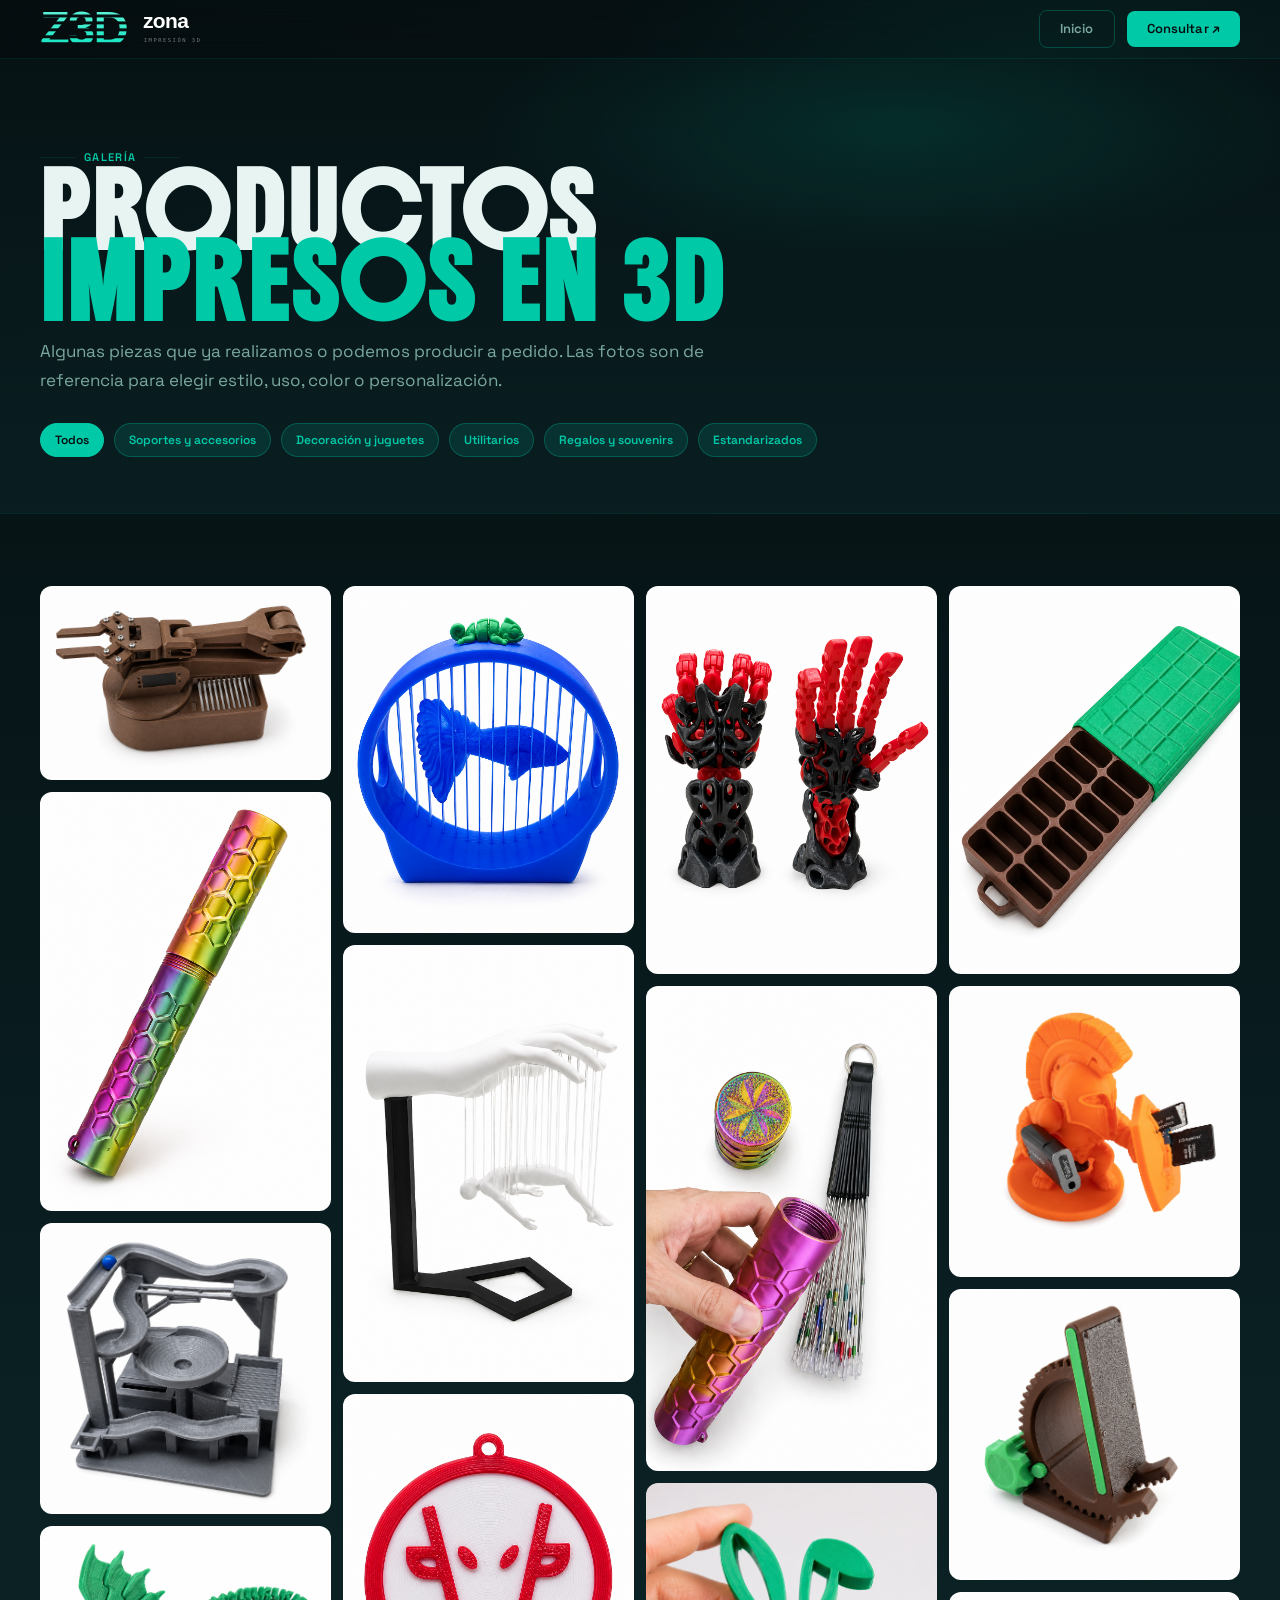
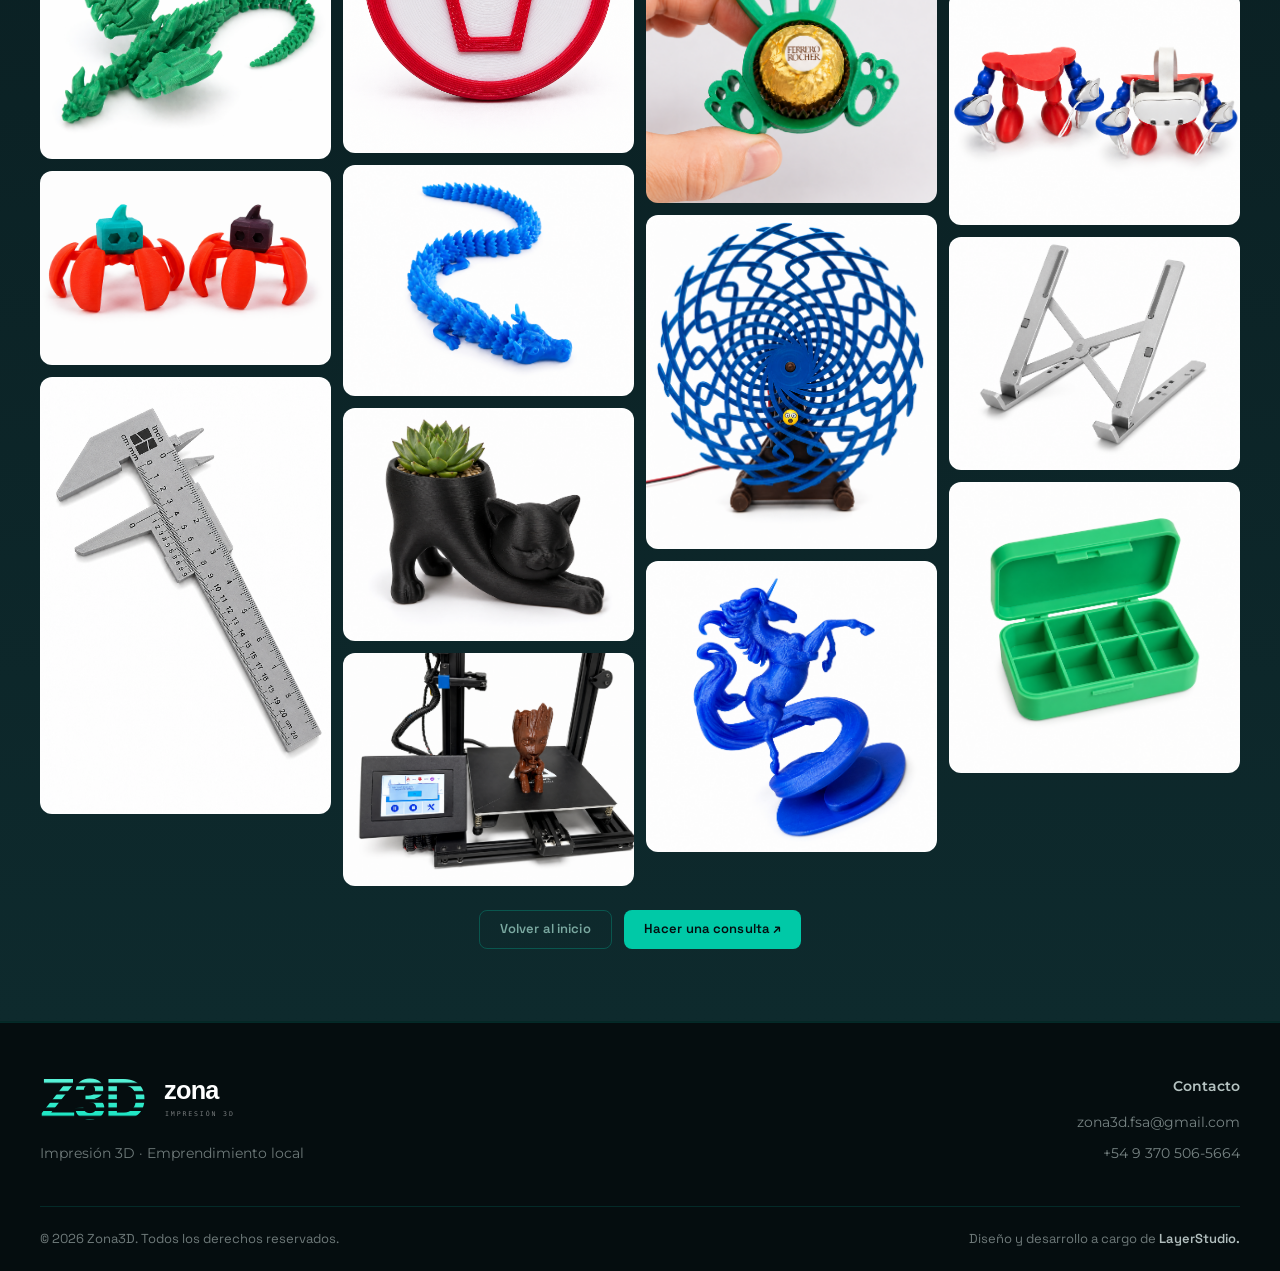
<file: catalogo.html>
<!DOCTYPE html>
<html lang="es">
<head>
  <meta charset="UTF-8" />
  <meta name="viewport" content="width=device-width, initial-scale=1.0" />

  <title>Productos 3D | ZONA3D</title>
  <meta name="description" content="Galería de productos impresos en 3D: macetas, soportes, accesorios, utilitarios, decoración y regalos personalizados en Formosa." />
  
  <link rel="icon" href="./assets/img/z3d-favicon.svg" type="image/svg+xml">
  <link rel="shortcut icon" href="./assets/img/z3d-favicon.svg">

  <link rel="preconnect" href="https://fonts.googleapis.com">
  <link href="https://fonts.googleapis.com/css2?family=Boldonse&family=Montserrat:wght@300;400;500;600;700&family=Space+Grotesk:wght@400;500;600;700&display=swap" rel="stylesheet">

  <link rel="stylesheet" href="./css/styles.css">
  <link rel="stylesheet" href="./css/responsive.css">
</head>

<body>
  <div class="lp-bg"></div>
  <main class="lp-content catalog-page">

    <nav class="lp-nav">
      <div class="lp-nav-inner">
          <a href="./index.html" class="lp-logo">
            <img src="./assets/img/zona3d-logo.svg" alt="ZONA3D Logo">
          </a>

        <div class="lp-nav-actions">
          <a href="./index.html" class="lp-nav-ghost">Inicio</a>
          <a href="https://wa.me/5493705065664?text=Hola%20quiero%20consultar%20por%20un%20producto" class="lp-nav-cta" target="_blank">Consultar ↗</a>
        </div>
      </div>
    </nav>

    <section class="catalog-hero">
      <div class="container">
        <span class="lp-section-label">Galería</span>

        <h1 class="catalog-title">
          <span class="line line-primary">PRODUCTOS</span>
          <span class="line line-accent">IMPRESOS EN 3D</span>
        </h1>

        <p class="catalog-sub">
          Algunas piezas que ya realizamos o podemos producir a pedido.
          Las fotos son de referencia para elegir estilo, uso, color o personalización.
        </p>

        <div class="catalog-tags" id="catalogTabs">
          <button class="catalog-tab active" type="button" data-category="todos">Todos</button>
          <button class="catalog-tab" type="button" data-category="soportes">Soportes y accesorios</button>
          <button class="catalog-tab" type="button" data-category="decoracion">Decoración y juguetes</button>
          <button class="catalog-tab" type="button" data-category="utilitarios">Utilitarios</button>
          <button class="catalog-tab" type="button" data-category="regalos">Regalos y souvenirs</button>
          <button class="catalog-tab" type="button" data-category="estandarizados">Estandarizados</button>
        </div>
      </div>
    </section>

    <section class="lp-section catalog-section desktop-masonry">
      <div class="container">
        <!-- <div class="catalog-header">
          <div>
            <span class="lp-section-label">Productos</span>
            <h2 class="lp-section-title">Galería de piezas</h2>
          </div>
        </div> -->

        <div class="masonry-grid">
          <div class="grid-item">
            <img src="./assets/img/img_products/brazo_robotico.png" alt="Brazo robótico impreso en 3D" loading="lazy">
          </div>
          
          <div class="grid-item">
            <img src="./assets/img/img_products/porta_abanico_c.png" alt="Porta abanico impreso en 3D" loading="lazy">
          </div>
        
          <div class="grid-item">
            <img src="./assets/img/img_products/juego.png" alt="Juego impreso en 3D" loading="lazy">
          </div>
          
          <div class="grid-item">
            <img src="./assets/img/img_products/dragon_verde.png" alt="Dragón verde impreso en 3D" loading="lazy">
          </div>
        
          <div class="grid-item">
            <img src="./assets/img/img_products/calabazas.png" alt="Calabazas impresas en 3D" loading="lazy">
          </div>
        
          <div class="grid-item">
            <img src="./assets/img/img_products/calibre.png" alt="Calibre impreso en 3D" loading="lazy">
          </div>
        
          <div class="grid-item">
            <img src="./assets/img/img_products/decoracion_beta.png" alt="Decoración beta impresa en 3D" loading="lazy">
          </div>
        
          <div class="grid-item">
            <img src="./assets/img/img_products/decoracion_mano.png" alt="Decoración mano impresa en 3D" loading="lazy">
          </div>
        
          <div class="grid-item">
            <img src="./assets/img/img_products/llavero_vaca.png" alt="Llavero de vaca impreso en 3D" loading="lazy">
          </div>
          
          <div class="grid-item">
            <img src="./assets/img/img_products/dragon_azul.png" alt="Dragón azul impreso en 3D" loading="lazy">
          </div>
        
          <div class="grid-item">
            <img src="./assets/img/img_products/maceta_gato.png" alt="Maceta gato impresa en 3D" loading="lazy">
          </div>
        
          <div class="grid-item">
            <img src="./assets/img/img_products/maceta_groot.png" alt="Maceta Groot impresa en 3D" loading="lazy">
          </div>
        
          <div class="grid-item">
            <img src="./assets/img/img_products/mano_articulada.png" alt="Mano articulada impresa en 3D" loading="lazy">
          </div>
        
          <div class="grid-item">
            <img src="./assets/img/img_products/porta_abanico_a.png" alt="Porta abanico impreso en 3D" loading="lazy">
          </div>
        
          <div class="grid-item">
            <img src="./assets/img/img_products/portabombones.png" alt="Portabombones impreso en 3D" loading="lazy">
          </div>
        
          <div class="grid-item">
            <img src="./assets/img/img_products/psicodelico.png" alt="Producto decorativo psicodélico impreso en 3D" loading="lazy">
          </div>
          
          <div class="grid-item">
            <img src="./assets/img/img_products/caballo.png" alt="Caballo impreso en 3D" loading="lazy">
          </div>
        
          <div class="grid-item">
            <img src="./assets/img/img_products/pastillero_2.png" alt="Pastillero impreso en 3D" loading="lazy">
          </div>

          <div class="grid-item">
            <img src="./assets/img/img_products/soporte_card_pendrive.png" alt="Soporte para card y pendrive impreso en 3D" loading="lazy">
          </div>
        
          <div class="grid-item">
            <img src="./assets/img/img_products/soporte_cel.png" alt="Soporte para celular impreso en 3D" loading="lazy">
          </div>
        
          <div class="grid-item">
            <img src="./assets/img/img_products/soporte_lentes3d.png" alt="Soporte para lentes 3D impreso en 3D" loading="lazy">
          </div>
        
          <div class="grid-item">
            <img src="./assets/img/img_products/soporte_notebook_1.png" alt="Soporte para notebook impreso en 3D" loading="lazy">
          </div>
        
          <div class="grid-item">
            <img src="./assets/img/img_products/pastillero_1.png" alt="Pastillero impreso en 3D" loading="lazy">
          </div>
        </div>

        <div class="catalog-cta-center">
          <a href="./index.html" class="lp-nav-ghost">Volver al inicio</a>         
           <a href="https://wa.me/5493705065664?text=Hola%20quiero%20consultar%20por%20un%20producto" class="lp-nav-cta" target="_blank">Hacer una consulta ↗</a>

        </div>
      </div>
    </section>

    <section class="mobile-catalog-slider">
      <div class="container">
        <!-- <h2 class="lp-section-title">Todos los trabajos</h2> -->
      
        <div class="peek-wrapper">
          <div class="peek-header">
            <div class="peek-counter">
              <span id="peekCurrent">1</span> / <span id="peekTotal">23</span>
            </div>
          
            <div class="peek-arrows">
              <button id="peekPrev" class="peek-arrow" type="button">‹</button>
              <button id="peekNext" class="peek-arrow" type="button">›</button>
            </div>
          </div>
        
          <div class="peek-viewport" id="peekViewport">
            <div class="peek-track" id="peekTrack">
              <!-- JS inyecta slides -->
            </div>
          </div>
        </div>
      
        <div class="catalog-cta-center">
          <a href="./index.html" class="lp-nav-ghost">Volver al inicio</a>
          <a href="https://wa.me/5493705065664?text=Hola%20quiero%20consultar%20por%20un%20producto" class="lp-nav-cta" target="_blank">Consultar ↗</a>
        </div>
      </div>
    </section>

    <footer class="lp-footer">
      <div class="container">
        <!-- PRIMERA FILA -->
        <div class="lp-footer-main">
          <!-- Columna izquierda -->
          <div class="lp-footer-brand">
            <a href="./index.html" class="lp-logo">
              <img
                src="./assets/img/zona3d-logo.svg"
                alt="ZONA3D Logo"
              >
            </a>
          
            <p class="lp-footer-description">
              Impresión 3D · Emprendimiento local
            </p>
          </div>
        
          <!-- Columna derecha -->
          <div class="lp-footer-contact">
            <p class="lp-footer-title">Contacto</p>
          
            <a href="mailto:zona3d.fsa@gmail.com">
              zona3d.fsa@gmail.com
            </a>
          
            <a
              href="https://wa.me/5493705065664"
              target="_blank"
              rel="noopener noreferrer"
            >
              +54 9 370 506-5664
            </a>
          </div>
        
        </div>
      
        <!-- SEGUNDA FILA -->
        <div class="lp-footer-bottom">
          <p>© 2026 Zona3D. Todos los derechos reservados.</p>
          <p>Diseño y desarrollo a cargo de
            <a
              href="https://layerstudio.dev/"
              target="_blank"
              rel="noopener noreferrer"
            > LayerStudio.</a>
          </p>
        </div>
      
      </div>
    </footer>

  </main>

  <script src="./js/catalogo.js"></script>
</body>
</html>
</file>
<file: css/styles.css>
*, *::before, *::after { box-sizing: border-box; margin: 0; padding: 0; }

    :root {
      --bg-base:          #050d0f;
      --bg-surface:       #0a1a1f;
      --bg-card:          #0d2029;
      --bg-card-hover:    #102535;
      --teal:             #00c9a7;
      --teal-dim:         #00a688;
      --teal-glow:        rgba(0,201,167,0.13);
      --teal-glow-strong: rgba(0,201,167,0.22);
      --emerald:          #00e5b0;
      --text-primary:     #e8f4f2;
      --text-secondary:   #7aa8a0;
      --text-muted:       #3d6660;
      --border:           rgba(0,201,167,0.10);
      --border-bright:    rgba(0,201,167,0.28);
      --font-heading: 'Boldonse', sans-serif;
      --font-body: 'Space Grotesk', sans-serif;
      --font-label: 'Space Grotesk', sans-serif;
        --max:              1280px;
      }
    
      html { scroll-behavior: smooth; }
      body { font-family: var(--font-body); background: var(--bg-base); color: var(--text-primary); line-height: 1.6; min-height: 100vh; }
    
      h1,
      h2,
      h3,
      .lp-tagline-h1,
      .lp-section-title,
      .lp-ben-title,
      .lp-gcard-name,
      .lp-step-title,
      .lp-faq-q,
      .lp-final h2 {
        font-family: var(--font-heading);
      }
      p,
      .lp-section-sub,
      .lp-ben-text,
      .lp-gcard-desc,
      .lp-step-text,
      .lp-faq-a,
      .lp-final-sub,
      .lp-footer-text {
        font-family: var(--font-body);
      }
    /* ── BACKGROUND ── */
    .lp-bg {
      position: fixed; inset: 0; z-index: 0; pointer-events: none;
      background:
        radial-gradient(ellipse 60% 40% at 80% 10%, rgba(0,180,140,0.10) 0%, transparent 60%),
        radial-gradient(ellipse 50% 35% at 10% 80%, rgba(0,140,110,0.07) 0%, transparent 55%),
        linear-gradient(160deg, #050d0f 0%, #071318 50%, #050d0f 100%);
    }
    .lp-content { position: relative; z-index: 1; }

    /* ── CONTAINER ── */
    .container { max-width: var(--max); margin: 0 auto; padding: 0 40px; }

    /* ── NAV ── */
    .lp-nav {
      position: sticky; top: 0; z-index: 100;
      /* background: rgba(5,13,15,0.88);  */
      backdrop-filter: blur(14px);
      border-bottom: 1px solid var(--border);
    }
    .lp-nav-inner {
      max-width: var(--max); margin: 0 auto; padding: 0 40px;
      display: flex; justify-content: space-between; align-items: center;
      height: 58px;
    }
    .lp-logo { font-size: 18px; font-weight: 700; letter-spacing: -0.02em; }
    .lp-logo span { color: var(--teal); }
    .lp-nav-cta {
      font-family: var(--font-label); font-size: 13px; font-weight: 600;
      background: var(--teal); color: #040d0f;
      border: none; padding: 8px 20px; cursor: pointer;
      border-radius: 8px; letter-spacing: 0.01em; transition: background 0.2s;
    }
    .lp-nav-cta:hover { background: var(--emerald); }
    .lp-nav-actions {
      display: flex;
      align-items: center;
      gap: 12px;
    }

    .lp-nav-ghost {
      font-family: var(--font-label);
      font-size: 13px;
      font-weight: 600;
      background: transparent;
      color: var(--text-secondary);
      border: 1px solid var(--border-bright);
      padding: 8px 20px;
      cursor: pointer;
      border-radius: 8px;
      letter-spacing: 0.01em;
      transition: all 0.2s;
    }

    .lp-nav-ghost:hover {
      color: var(--teal);
      border-color: var(--teal);
    }

    /* ── HERO FULL ── */
    .lp-hero-full {
     position: relative;
     width: 100%;
     height: clamp(360px, 58vh, 540px);
     border-bottom: 1px solid var(--border);
     overflow: hidden;
    }
    #hero3d { display: block; width: 100%; height: 100%; }

    /* Canvas overlay UI */
    .canvas-ui {
      position: absolute; inset: 0; pointer-events: none;
      display: flex; flex-direction: column; justify-content: space-between;
      padding: 35px;
    }
    .cu-top { display: flex; justify-content: flex-end; }
    .cu-badge {
      font-family: 'Space Grotesk', monospace; font-size: 10px;
      color: rgba(232,244,242,0.3); letter-spacing: 0.1em; text-transform: uppercase;
      border: 1px solid rgba(0,201,167,0.12); padding: 3px 9px; border-radius: 4px;
    }
    .cu-bottom { display: flex; justify-content: space-between; align-items: flex-end; }
    .cu-status { display: flex; flex-direction: column; gap: 6px; opacity: 0; transition: opacity 0.5s; }
    .cu-status.on { opacity: 1; }
    .cu-row {
      font-family: 'Space Grotesk', monospace; font-size: 10px;
      color: rgba(0,201,167,0.5); letter-spacing: 0.1em; text-transform: uppercase;
      display: flex; align-items: center; gap: 6px;
    }
    .cu-dot { width: 5px; height: 5px; border-radius: 50%; background: var(--teal); animation: blink 1.1s infinite; }
    .cu-track { width: 140px; height: 2px; background: rgba(0,201,167,0.1); border-radius: 1px; overflow: hidden; }
    .cu-fill { height: 100%; width: 0%; background: linear-gradient(90deg, #00a688, #00e5b0); transition: width .1s linear; border-radius: 1px; }
    .cu-layers { font-family: 'Space Grotesk', monospace; font-size: 10px; color: rgba(0,201,167,0.3); }

    .cu-replay {
      pointer-events: auto;
      display: flex; align-items: center; gap: 6px;
      background: rgba(0,201,167,0.08); border: 1px solid rgba(0,201,167,0.22);
      color: var(--teal); font-family: 'Space Grotesk', sans-serif;
      font-size: 11px; font-weight: 600; letter-spacing: .06em; text-transform: uppercase;
      padding: 7px 14px; border-radius: 6px; cursor: pointer;
      opacity: 0; transition: opacity .5s, background .2s;
    }
    .cu-replay:hover { background: rgba(0,201,167,0.16); }
    .cu-replay.on { opacity: 1; }
    .cu-replay svg { width: 12px; height: 12px; }
    .cu-hint {
      font-family: 'Space Grotesk', monospace; font-size: 11px;
      color: rgba(232,244,242,0.22); letter-spacing: .05em;
      display: flex; align-items: center; gap: 6px;
      opacity: 0; transition: opacity 1s .3s;
    }
    .cu-hint.on { opacity: 1; }
    .cu-hint::before { content: ''; width: 14px; height: 1px; background: rgba(232,244,242,0.12); }

    @keyframes blink { 0%,100%{opacity:1} 50%{opacity:.2} }

        .cu-top {
      display: flex;
      justify-content: flex-end;
    }

    /* ── SHARED BUTTONS ── */
    .lp-btn-primary {
      font-family: var(--font-label); font-size: 14px; font-weight: 600;
      background: var(--teal); color: #040d0f;
      border: none; padding: 13px 26px; cursor: pointer;
      border-radius: 8px; transition: all 0.2s;
    }
    .lp-btn-primary:hover { background: var(--emerald); transform: translateY(-1px); }
    .lp-btn-ghost {
      font-family: var(--font-label); font-size: 14px; font-weight: 500;
      background: transparent; color: var(--text-secondary);
      border: 1px solid var(--border-bright); padding: 13px 26px;
      cursor: pointer; border-radius: 8px; transition: all 0.2s;
    }
    .lp-btn-ghost:hover { color: var(--teal); border-color: var(--teal); }

    /* ── TITLE HERO ── */
    .lp-tagline-bar {
      padding: 0 0 2rem;
      margin-top: -15px;
      position: relative;
      z-index: 10;
    }

    .lp-tagline-box {
      background: rgba(5, 13, 15, 0.88);;
      border: 0.5px solid rgba(0, 201, 167, 0.15);
      border-radius: 12px;
      padding: 28px 32px 24px;
      text-align: center;
    }

    .lp-tagline-h1 {
      font-size: clamp(1.4rem, 3vw, 2rem);
      font-weight: 600;
      color: var(--text-primary); 
      margin: 0 0 8px;
      letter-spacing: 0.09em;
      text-transform: uppercase;
    }

    /* ── SECTIONS SHARED ── */
    .lp-section { padding: 72px 0; border-bottom: 1px solid var(--border); }
    .lp-section {
     background: linear-gradient(
       180deg,
       #061416 0%,
       #0a1f22 40%,
       #0e2a2d 100%
     );
    }
    .lp-section-label {
      display: flex; 
      align-items: center; 
      gap: 8px;
      font-family: var(--font-label);
      font-size: 11px; 
      font-weight: 600; 
      color: var(--teal);
      letter-spacing: 0.12em; 
      text-transform: uppercase; 
      margin-bottom: 10px;
    }
    .lp-section-label::before, .lp-section-label::after {
      content: ''; flex: 0 0 36px; height: 1px; background: var(--border);
    }
    .lp-section-title { font-size: clamp(22px,2.5vw,30px); font-weight: 700; letter-spacing: -0.02em; margin-bottom: 25px; }
    .lp-section-sub { font-size: 16px; color: var(--text-secondary); margin-bottom: 32px; }

    /* ── GALLERY ── */
    .lp-gallery-grid { display: grid; grid-template-columns: repeat(5, 1fr); gap: 14px; }
    .lp-gcard {
      background: var(--bg-card); border: 1px solid var(--border);
      border-radius: 14px; overflow: hidden;
      transition: border-color 0.25s, transform 0.25s, box-shadow 0.25s;
    }
    
    .lp-gcard:hover {
      border-color: var(--border-bright); transform: translateY(-4px);
      box-shadow: 0 16px 40px rgba(0,0,0,0.4), 0 0 18px var(--teal-glow);
    }
    .lp-gcard-img { aspect-ratio: 1; overflow: hidden; }
    
    .lp-gcard-ph { aspect-ratio: 1; }
    .lp-gcard-img img { width: 100%; height: 100%; object-fit: cover; display: block; transition: transform 0.3s; }
    .lp-gcard:hover .lp-gcard-img img { transform: scale(1.05); }
    .lp-gcard-body { padding: 14px 16px 16px; }
    .lp-gcard-tag {
      display: inline-block; font-size: 10px; font-weight: 600;
      color: var(--teal); background: var(--teal-glow);
      border: 1px solid var(--border-bright);
      padding: 2px 8px; border-radius: 20px; margin-bottom: 7px;
      letter-spacing: 0.06em; text-transform: uppercase;
    }
    .lp-gcard-name { font-size: 14px; font-weight: 400; color: var(--text-primary); margin-bottom: 4px; }
    .lp-gcard-desc { font-size: 12px; color: var(--text-secondary); line-height: 1.55; }

    /* ── PROCESS ── */
    .lp-process-grid { display: grid; grid-template-columns: 1fr 1fr; gap: 64px; align-items: start; }
    .lp-process-intro p { font-size: 14px; color: var(--text-secondary); line-height: 1.75; margin-top: 12px; max-width: 340px; }
    .lp-process-steps { display: flex; flex-direction: column; }
    .lp-process-step { display: flex; gap: 18px; padding: 22px 0; border-bottom: 1px solid var(--border); }
    .lp-process-step:last-child { border-bottom: none; }
    .lp-step-num { font-size: 11px; font-weight: 700; color: var(--teal); min-width: 26px; padding-top: 3px; }
    .lp-step-title { font-size: 15px; font-weight: 500; color: var(--text-primary); margin-bottom: 4px; }
    .lp-step-text { font-size: 13px; color: var(--text-secondary); line-height: 1.65; }

    /* ── MATERIALS ── */
    .lp-ben-grid {
      display: grid;
      grid-template-columns: repeat(3, 1fr);
      gap: 20px;
    }
    .lp-ben-card {
     background: var(--bg-card);
     border: 1px solid var(--border);
     border-radius: 14px;
     padding: 22px 18px;
     transition: border-color .2s;
        
     display: flex;
     flex-direction: column;
      align-items: flex-start;
    }
    .lp-ben-card:hover { border-color: var(--border-bright); transform: translateY(-4px);}
    .lp-ben-icon {
      width: 40px; height: 40px; border-radius: 10px;
      background: var(--teal-glow); border: 1px solid var(--border-bright);
      display: flex; align-items: center; justify-content: center;
      font-size: 18px; margin-bottom: 14px; color: var(--teal);
    }
    .lp-ben-title { font-size: 14px; font-weight: 600; color: var(--text-primary); margin-bottom: 6px; letter-spacing: 0.1em;}
    .lp-ben-text { font-size: 13px; color: var(--text-secondary); line-height: 1.65;  flex-grow: 1; margin-bottom: 15px; }

    /* ── FAQ ── */
    .lp-faq-grid { display: grid; grid-template-columns: 1fr 1fr; gap: 12px; margin-top: 32px; }
    .lp-faq-item {
      background: var(--bg-card); border: 1px solid var(--border);
      border-radius: 12px; padding: 20px; transition: border-color .2s;
    }
    .lp-faq-item:hover { border-color: var(--border-bright); }
    .lp-faq-q { font-size: 14px; font-weight: 400; color: var(--text-primary); margin-bottom: 8px; letter-spacing: 1.1px;}
    .lp-faq-a { font-size: 13px; color: var(--text-secondary); line-height: 1.65; }

    /* ── CTA FINAL ── */
    .lp-final {
      padding: 80px 0; text-align: center;
      background: radial-gradient(ellipse 70% 60% at 50% 50%, rgba(0,180,140,0.09) 0%, transparent 65%);
      border-top: 1px solid var(--border);
    }
    .lp-final h2 { font-size: clamp(28px,3.5vw,40px); font-weight: 700; letter-spacing: -0.02em; margin-bottom: 12px; line-height: 1.2; }
    .lp-final h2 em { color: var(--teal); font-style: normal; }
    .lp-final-sub { font-size: 15px; color: var(--text-secondary); margin-bottom: 32px; max-width: 400px; margin-left: auto; margin-right: auto; line-height: 1.7; }
    .lp-final-ctas { display: flex; gap: 12px; justify-content: center; flex-wrap: wrap; }
    .lp-trust-bar { display: flex; gap: 24px; justify-content: center; margin-top: 28px; flex-wrap: wrap; }
    .lp-trust-item { display: flex; align-items: center; gap: 7px; font-size: 12px; color: var(--text-muted); }
    .lp-trust-item::before { content: '✓'; color: var(--teal); font-weight: 700; }

    /* =========================
   FOOTER
========================= */

.lp-footer {
  padding: 52px 0 0;
  border-top: 1px solid rgba(0, 201, 173, 0.16);
}

/* Primera fila */

.lp-footer-main {
  display: grid;
  grid-template-columns: 1fr 1fr;
  align-items: start;
  gap: 48px;
  padding-bottom: 42px;
}

.lp-footer-brand {
  display: flex;
  flex-direction: column;
  align-items: flex-start;
  gap: 18px;
}

.lp-footer-brand .lp-logo {
  display: inline-flex;
}

.lp-footer-brand .lp-logo img {
  display: block;
  width: 200px;
  height: auto;
}

.lp-footer-description {
  margin: 0;
  color: rgba(225, 240, 238, 0.48);
  font-family: "Montserrat", sans-serif;
  font-size: 14px;
  line-height: 1.5;
}

/* Contacto */

.lp-footer-contact {
  display: flex;
  flex-direction: column;
  align-items: flex-end;
  gap: 8px;
  text-align: right;
}

.lp-footer-title {
  margin: 0 0 6px;
  color: rgba(225, 240, 238, 0.8);
  font-family: "Montserrat", sans-serif;
  font-size: 14px;
  font-weight: 600;
}

.lp-footer-contact a {
  color: rgba(225, 240, 238, 0.52);
  font-family: "Montserrat", sans-serif;
  font-size: 14px;
  text-decoration: none;
  transition: color 0.2s ease;
}

.lp-footer-contact a:hover {
  color: #00c9ad;
}

/* Segunda fila */

.lp-footer-bottom {
  display: grid;
  grid-template-columns: 1fr 1fr;
  align-items: center;
  gap: 32px;

  padding: 22px 0;
  border-top: 1px solid rgba(0, 201, 173, 0.16);

  color: rgba(225, 240, 238, 0.48);
  font-family: "Montserrat", sans-serif;
  font-size: 13px;
  line-height: 1.5;
}

.lp-footer-bottom p {
  margin: 0;
}

.lp-footer-bottom p:last-child {
  text-align: right;
}

.lp-footer-bottom a {
  color: rgba(225, 240, 238, 0.78);
  font-weight: 600;
  text-decoration: none;
  transition: color 0.2s ease;
}

.lp-footer-bottom a:hover {
  color: #00c9ad;
}

    /* Catalogo */
    .catalog-title .line {
  display: block;
}

.line-primary {
  color: var(--text-primary); /* blanco */
}

.line-accent {
  color: var(--teal); /* verde */
}
.lp-logo,
.lp-nav-ghost,
.lp-nav-cta,
.lp-btn-primary,
.lp-btn-ghost {
  text-decoration: none;
  display: inline-flex;
  align-items: center;
  justify-content: center;
}
.lp-logo {
  display: flex;
  align-items: center;
  text-decoration: none;
}

.lp-logo img {
  height: 42px; /* ajustá según necesites */
  width: auto;
  display: block;
}

.mobile-catalog-slider{
  display: none;
}
.catalog-page {
  min-height: 100vh;
}

.catalog-hero {
  padding: 90px 0 56px;
  border-bottom: 1px solid var(--border);
  background:
    radial-gradient(ellipse 50% 45% at 70% 15%, rgba(0, 201, 167, 0.13), transparent 65%),
    linear-gradient(180deg, rgba(6, 20, 22, 0.96), rgba(10, 31, 34, 0.92));
}

.catalog-title {
  font-family: var(--font-heading);
  font-size: clamp(32px, 6vw, 68px);
  line-height: 1.05;
  color: var(--text-primary);
  text-transform: uppercase;
  letter-spacing: 0.05em;
  max-width: 900px;
  margin-bottom: 18px;
}

.catalog-sub {
  max-width: 680px;
  color: var(--text-secondary);
  font-size: 17px;
  line-height: 1.7;
}

.catalog-tags {
  display: flex;
  flex-wrap: wrap;
  gap: 10px;
  margin-top: 28px;
}

.catalog-tab {
  color: var(--teal);
  background: var(--teal-glow);
  border: 1px solid var(--border-bright);
  border-radius: 999px;
  padding: 8px 14px;
  font-family: var(--font-label);
  font-size: 12px;
  font-weight: 600;
  cursor: pointer;
  transition: all 0.2s ease;
}

.catalog-tab:hover,
.catalog-tab.active {
  background: var(--teal);
  color: #040d0f;
  border-color: var(--teal);
}

.catalog-header {
  display: flex;
  justify-content: space-between;
  gap: 32px;
  align-items: end;
  margin-bottom: 32px;
}

.catalog-header-text {
  max-width: 390px;
  color: var(--text-secondary);
  font-size: 14px;
  line-height: 1.6;
}

.product-grid {
  display: grid;
  grid-template-columns: repeat(3, 1fr);
  gap: 18px;
}

.product-card {
  background: var(--bg-card);
  border: 1px solid var(--border);
  border-radius: 16px;
  overflow: hidden;
  transition: transform 0.25s, border-color 0.25s, box-shadow 0.25s;
}

.product-card:hover {
  transform: translateY(-5px);
  border-color: var(--border-bright);
  box-shadow: 0 18px 45px rgba(0, 0, 0, 0.38), 0 0 20px var(--teal-glow);
}



.product-info {
  padding: 18px;
}

.product-category {
  display: inline-block;
  margin-bottom: 9px;
  color: var(--teal);
  background: var(--teal-glow);
  border: 1px solid var(--border-bright);
  border-radius: 999px;
  padding: 3px 9px;
  font-size: 10px;
  font-weight: 700;
  text-transform: uppercase;
  letter-spacing: 0.08em;
}

.product-info h3 {
  font-family: var(--font-heading);
  color: var(--text-primary);
  font-size: 15px;
  font-weight: 400;
  letter-spacing: 0.08em;
  margin-bottom: 8px;
}

.product-info p {
  color: var(--text-secondary);
  font-size: 13px;
  line-height: 1.65;
}

.product-card-featured {
  border-color: var(--border-bright);
}

/* ===== MASONRY LIMPIO ===== */

.masonry-grid {
  column-count: 4;
  column-gap: 12px;
}

.grid-item {
  break-inside: avoid;
  margin-bottom: 12px;
  border-radius: 12px;
  overflow: hidden;
  cursor: pointer;
  position: relative;
}

.grid-item img {
  width: 100%;
  height: auto;
  display: block;
  transition: transform 0.35s ease;
}

/* Hover */
.grid-item:hover img {
  transform: scale(1.04);
}

.grid-item::after {
  content: "";
  position: absolute;
  inset: 0;
  background: rgba(0, 201, 167, 0.08);
  opacity: 0;
  transition: 0.3s;
}

.grid-item:hover::after {
  opacity: 1;
}
.catalog-cta-center {
  display: flex;
  justify-content: center;
  gap: 12px;
  margin-top: 24px;
}
</file>
<file: css/responsive.css>
/* =========================================================
   RESPONSIVE — ZONA3D
========================================================= */

/* Base mobile-only hidden */
.mat-tabs-mobile,
.home-works-slider-mobile,
.mobile-catalog-slider {
  display: none;
}

/* Hasta 1024px */
@media (max-width: 1024px) {
  .masonry-grid {
    column-count: 4;
  }
}

/* Hasta 900px */
@media (max-width: 900px) {
  .lp-gallery-grid,
  .lp-ben-grid {
    grid-template-columns: repeat(2, 1fr);
  }

  .catalog-header {
    flex-direction: column;
    align-items: flex-start;
  }
}

/* Hasta 768px */
@media (max-width: 768px) {
  .container,
  .lp-nav-inner {
    padding: 0 20px;
  }

  .lp-hero-full {
    height: 58vh;
    min-height: 380px;
    max-height: 520px;
  }

  .lp-process-grid {
    grid-template-columns: 1fr;
    gap: 32px;
  }

  .lp-footer-inner {
    padding: 22px 20px;
    justify-content: center;
  }
}

/* Hasta 640px */
@media (max-width: 640px) {
  .canvas-ui {
    padding: 18px 20px;
  }

  .lp-ben-grid,
  .lp-gallery-grid {
    display: none;
  }

  .mat-tabs-mobile,
  .home-works-slider-mobile,
  .mobile-catalog-slider {
    display: block;
  }

  .lp-cards-grid,
  .lp-faq-grid {
    grid-template-columns: 1fr;
  }

  .catalog-hero {
    padding: 72px 0 44px;
  }

  .catalog-tags {
    gap: 8px;
  }

  .catalog-tags {
    font-size: 11px;
  }

  /* Material tabs */
  .mat-tabs-nav {
    display: flex;
    gap: 28px;
    margin: 28px 0 26px;
    border-bottom: 1px solid var(--border);
    overflow-x: auto;
  }

  .mat-tab-btn {
    background: transparent;
    border: 0;
    color: var(--text-muted);
    font-family: var(--font-label);
    font-size: 14px;
    font-weight: 700;
    padding: 0 0 14px;
    cursor: pointer;
    white-space: nowrap;
    position: relative;
  }

  .mat-tab-btn.active {
    color: var(--teal);
  }

  .mat-tab-btn.active::after {
    content: "";
    position: absolute;
    left: 0;
    bottom: -1px;
    width: 100%;
    height: 2px;
    background: var(--teal);
  }

  .mat-tab-panel {
    display: none;
    background: var(--bg-card);
    border: 1px solid var(--border);
    border-radius: 18px;
    padding: 30px 24px;
  }

  .mat-tab-panel.active {
    display: block;
  }

  .mat-tab-panel h3 {
    font-family: var(--font-heading);
    font-size: 25px;
    color: var(--text-primary);
    margin-bottom: 12px;
  }

  .mat-tab-panel p {
    color: var(--text-secondary);
    font-size: 15px;
    line-height: 1.8;
    margin-top: 18px;
  }

  /* Works slider */
  .home-works-slider-mobile {
    margin-top: 28px;
  }

  .home-slider-viewport {
    width: 100vw;
    margin-left: calc(50% - 50vw);
    overflow: hidden;
    padding-left: 20px;
  }

  .home-slider-track {
    display: flex;
    gap: 20px;
    transition: transform 0.45s ease;
    will-change: transform;
  }

  .home-slider-card {
    flex: 0 0 78%;
    background: var(--bg-card);
    border: 1px solid var(--border);
    border-radius: 18px;
    overflow: hidden;
  }

  .home-slider-card img {
    width: 100%;
    aspect-ratio: 4 / 3;
    object-fit: cover;
    display: block;
  }

  .home-slider-body {
    padding: 18px 18px 22px;
  }

  .home-slider-body h3 {
    font-family: var(--font-heading);
    font-size: 22px;
    color: var(--text-primary);
    margin-bottom: 8px;
  }

  .home-slider-body p {
    color: var(--text-secondary);
    font-size: 14px;
    line-height: 1.6;
  }

  .home-slider-dots {
    display: flex;
    justify-content: center;
    gap: 8px;
    margin-top: 24px;
  }

  .home-slider-dot {
    width: 8px;
    height: 8px;
    border: 0;
    border-radius: 999px;
    background: rgba(122, 168, 160, 0.45);
    cursor: pointer;
    transition: width 0.25s, background 0.25s;
  }

  .home-slider-dot.active {
    width: 28px;
    background: var(--teal);
  }

  /* FAQ accordion */
  .lp-faq-grid {
    display: block;
    margin-top: 28px;
  }

  .lp-faq-item {
    background: transparent;
    border: 0;
    border-radius: 0;
    padding: 0;
    border-bottom: 1px solid rgba(0, 201, 167, 0.12);
  }

  .lp-faq-q {
    position: relative;
    padding: 20px 37px 13px 0;
    margin: 0;
    font-size: 15px;
    line-height: 1.5;
    color: var(--text-primary);
    cursor: pointer;
  }

  .lp-faq-q::after {
    content: "+";
    position: absolute;
    right: 0;
    top: 50%;
    transform: translateY(-50%);
    color: var(--text-secondary);
    font-family: var(--font-body);
    font-size: 28px;
    font-weight: 300;
  }

  .lp-faq-item.open .lp-faq-q,
  .lp-faq-item.open .lp-faq-q::after {
    color: var(--teal);
  }

  .lp-faq-item.open .lp-faq-q::after {
    content: "−";
  }

  .lp-faq-a {
    max-height: 0;
    overflow: hidden;
    opacity: 0;
    transform: translateY(-6px);
    padding: 0;
    font-size: 14px;
    line-height: 1.65;
    color: var(--text-secondary);
    transition: max-height 0.35s ease, opacity 0.25s ease, transform 0.25s ease;
  }

  .lp-faq-item.open .lp-faq-a {
    max-height: 300px;
    opacity: 1;
    transform: translateY(0);
    padding-bottom: 17px;
  }
}

/* Hasta 500px */
@media (max-width: 500px) {
  .desktop-masonry {
    display: none;
  }

  .mobile-catalog-slider {
    padding: 72px 0 56px;
  }

  .peek-wrapper {
    margin-top: 20px;
  }

  .peek-header {
    display: flex;
    justify-content: space-between;
    align-items: center;
    margin-bottom: 18px;
  }

  .peek-counter {
    font-size: 14px;
    color: var(--text-secondary);
  }

  .peek-arrows {
    display: flex;
    gap: 10px;
  }

  .peek-arrow {
    width: 34px;
    height: 34px;
    border-radius: 50%;
    border: 1px solid var(--border-bright);
    background: transparent;
    color: var(--teal);
    font-size: 20px;
    cursor: pointer;
  }

  .peek-viewport {
    width: 100vw;
    margin-left: calc(50% - 50vw);
    overflow: hidden;
    padding: 0;
  }

  .peek-track {
    display: flex;
    gap: 4px;
    transition: transform 0.45s ease;
    will-change: transform;
  }

  .peek-slide {
    flex: 0 0 74%;
    aspect-ratio: 4 / 3;
    border-radius: 16px;
    overflow: hidden;
    background: #fff;
    display: flex;
    align-items: center;
    justify-content: center;
    opacity: 0.45;
    transform: scale(0.92);
    transition: opacity 0.35s ease, transform 0.35s ease;
  }

  .peek-slide img {
    width: 100%;
    height: 100%;
    object-fit: contain;
  }

  .peek-slide.active {
    opacity: 1;
    transform: scale(1);
    border: 1px solid var(--teal);
  }

  .catalog-cta-center {
    flex-direction: column;
    align-items: center;
    margin-top: 28px;
  }

  .catalog-cta-center a {
    width: 100%;
    max-width: 200px;
  }
}

/* Hasta 480px */
@media (max-width: 480px) {
  .lp-gallery-grid,
  .lp-ben-grid,
  .lp-cards-grid {
    grid-template-columns: 1fr;
  }

  .lp-nav-ghost,
  .lp-nav-cta {
    padding: 4px 12px;
    font-size: 12px;
  }

  .lp-section {
    padding: 56px 0;
  }

  .lp-final {
    padding: 64px 0;
  }

  .masonry-grid {
    column-count: 1;
  }
}

/* Hasta 390px */
@media (max-width: 400px) {
  .lp-logo img {
    height: 30px;
  }
}
</file>
